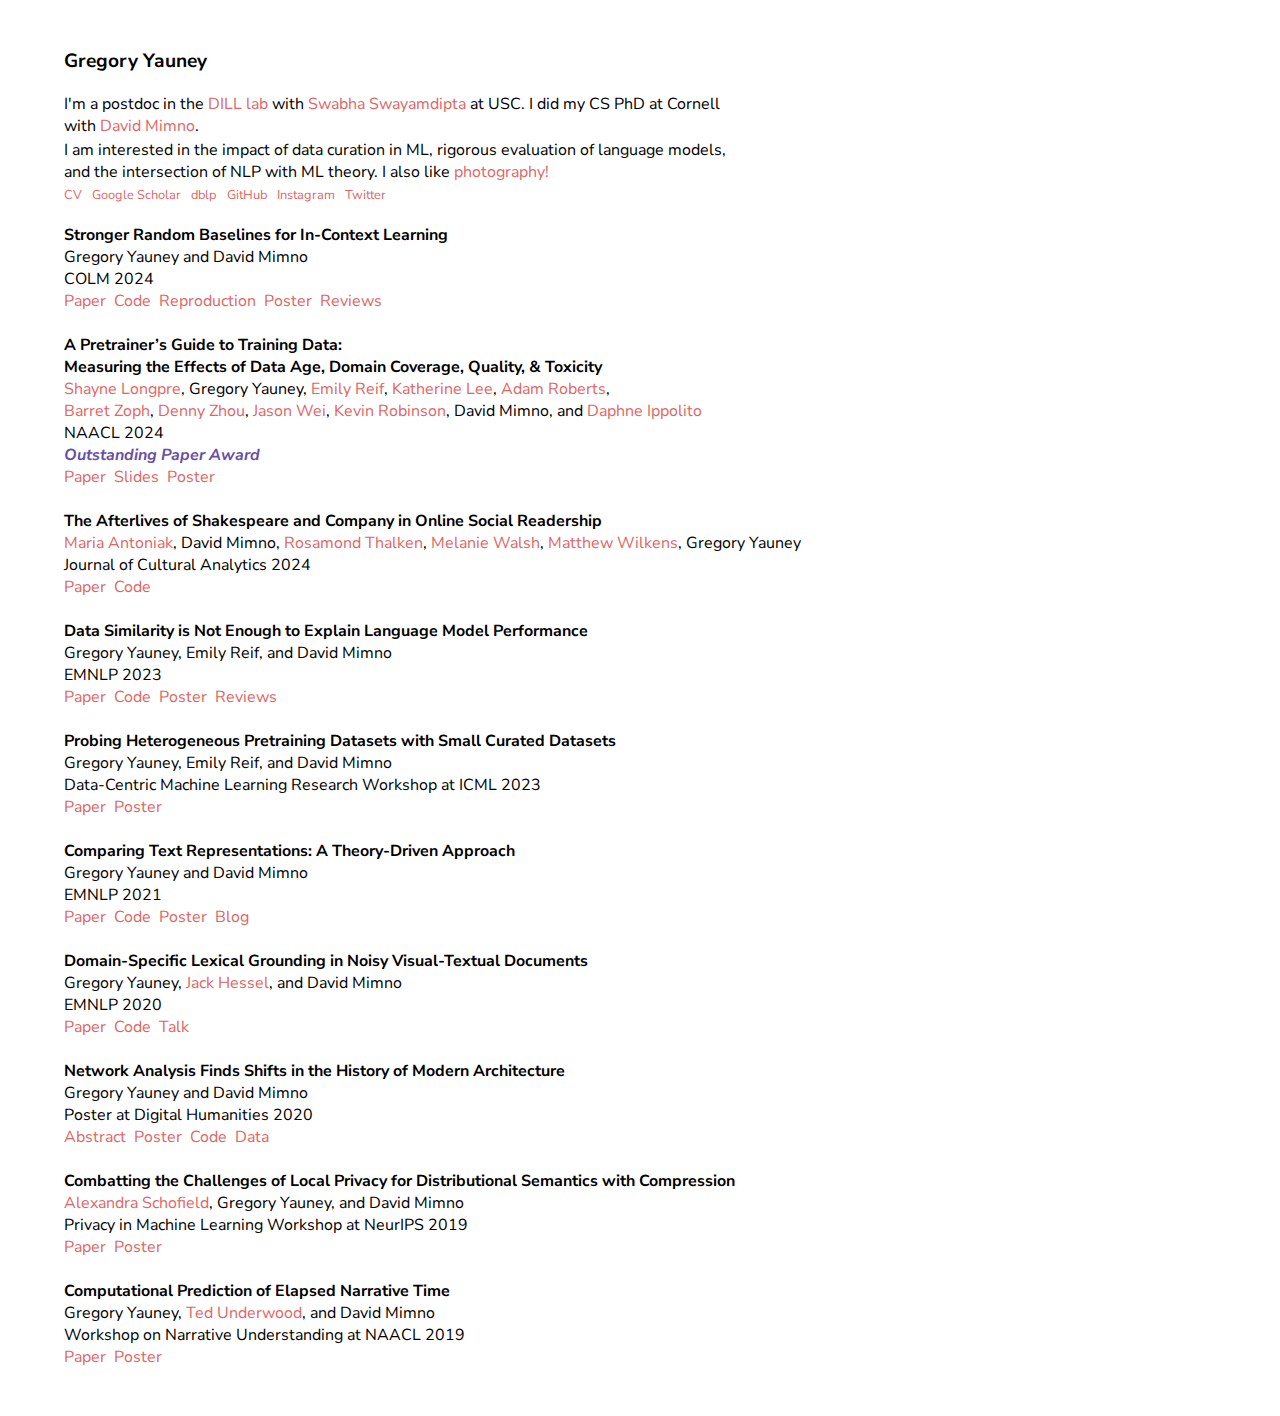
<file: index.html>
<!DOCTYPE html>
<meta name="viewport" content="width=device-width, initial-scale=1"/>
<html>
  <head>
  <title>gyauney</title>
  <meta charset="utf-8"/>
  <link href="https://fonts.googleapis.com/css?family=Nunito+Sans:400,600" rel="stylesheet">
  <link rel="stylesheet" type="text/css" href="style.css">
  </head> 

  <body>
  <div id="title">Gregory Yauney</div>
  <div class="section">
    <div class=headingparagraph>I'm a postdoc in the <a href=https://dill-lab.github.io/>DILL lab</a> with <a href=https://swabhs.com/>Swabha Swayamdipta</a> at USC. I did my CS PhD at Cornell with <a href=https://mimno.infosci.cornell.edu>David Mimno</a>.</div>
    <div class=headingparagraph>I am interested in the impact of data curation in ML, rigorous evaluation of language models, and the intersection of NLP with ML theory.
    I also like <a href=photogs>photo</a><a href=https://instagram.com/gyauney>graphy!</a></div>
    <div><span class='link'><a href='./yauney-cv.pdf'>CV</a></span><span class='link pad-left'><a href=https://scholar.google.com/citations?hl=en&user=b_NrF0QAAAAJ&view_op=list_works&authuser=1&sortby=pubdate>Google Scholar</a></span><!--<span class='link pad-left'><a href=https://www.semanticscholar.org/author/Gregory-Yauney/32918271?sort=pub-date>Semantic Scholar</a></span>--><span class='link pad-left'><a href=https://dblp.org/pid/212/5939.html>dblp</a></span><span class='link pad-left'><a href=https://github.com/gyauney>GitHub</a></span><span class='link pad-left'><a href=https://instagram.com/gyauney>Instagram</a></span><span class='link pad-left'><a href=https://twitter.com/gyauney>Twitter</a></span></span>
    </div>
    </div>

  <div class="section">

    <div>
      <div class='bold'>Stronger Random Baselines for In-Context Learning</div>
      <div>Gregory Yauney and David Mimno</div>
      <div>COLM 2024</div>
      <div>
        <a href='https://openreview.net/pdf?id=TRxQMpLUfD'>Paper</a>&nbsp;
        <a href='https://github.com/gyauney/max-random-baseline'>Code</a>&nbsp;
        <a href='https://github.com/gyauney/stronger-random-baselines'>Reproduction</a>&nbsp;
        <a href='papers/stronger-random-baselines_poster.pdf'>Poster</a>&nbsp;
        <a href='https://openreview.net/forum?id=TRxQMpLUfD'>Reviews</a>
      </div>
    </div>

    <br/>

    <div>
      <div class='bold'>A Pretrainer’s Guide to Training Data:<br/>Measuring the Effects of Data Age, Domain Coverage, Quality, & Toxicity</div>
      <div><a href='https://shaynelongpre.com/'>Shayne Longpre</a>, Gregory Yauney, <a href='https://emilyreif.com'>Emily Reif</a>, <a href='https://katelee168.github.io/'>Katherine Lee</a>, <a href='https://research.google/people/104881/'>Adam Roberts</a>,<br/><a href='https://barretzoph.github.io/'>Barret Zoph</a>, <a href='https://dennyzhou.github.io/'>Denny Zhou</a>, <a href='https://www.jasonwei.net/'>Jason Wei</a>, <a href='https://twitter.com/krob'>Kevin Robinson</a>, David Mimno, and <a href='https://www.daphnei.com/'>Daphne Ippolito</a></div>
      <div>NAACL 2024</div>
      <div class='award'>Outstanding Paper Award</div>
      <div>
        <a href='https://arxiv.org/pdf/2305.13169.pdf'>Paper</a>&nbsp;
        <a href='papers/a-pretrainers-slides.pdf'>Slides</a>&nbsp;
        <a href='papers/a-pretrainers-guide_poster.pdf'>Poster</a>
      </div>
    </div>

    <br/>

    <div>
      <div class='bold'>The Afterlives of Shakespeare and Company in Online Social Readership</div>
      <div><a href='https://maria-antoniak.github.io/'>Maria Antoniak</a>, David Mimno, <a href='https://rosamondthalken.com/'>Rosamond Thalken</a>, <a href='https://melaniewalsh.org/'>Melanie Walsh</a>, <a href='https://mattwilkens.com/'>Matthew Wilkens</a>, Gregory Yauney</div>
      <div>Journal of Cultural Analytics 2024</div>
      <div>
        <a href='https://culturalanalytics.org/article/116919-the-afterlives-of-shakespeare-and-company-in-online-social-readership'>Paper</a>&nbsp;
        <a href='https://github.com/gyauney/shakespeare-and-company-social-readership'>Code</a>
      </div>
    </div>

    <br/>

    <div>
      <div class='bold'>Data Similarity is Not Enough to Explain Language Model Performance</div>
      <div>Gregory Yauney, Emily Reif, and David Mimno</div>
      <div>EMNLP 2023</div>
      <div>
        <a href='https://aclanthology.org/2023.emnlp-main.695.pdf'>Paper</a>&nbsp;
        <a href='https://github.com/gyauney/data-similarity-is-not-enough'>Code</a>&nbsp;
        <a href=papers/data-similarity-is-not-enough_poster.pdf>Poster</a>&nbsp;
        <a href='https://openreview.net/forum?id=J6uWPjukdR'>Reviews</a>
      </div>
    </div>

    <br/>

    <div>
      <div class='bold'>Probing Heterogeneous Pretraining Datasets with Small Curated Datasets</div>
      <div>Gregory Yauney, Emily Reif, and David Mimno</div>
      <div>Data-Centric Machine Learning Research Workshop at ICML 2023</div>
      <div>
        <a href=papers/probing-heterogeneous-datasets.pdf>Paper</a>&nbsp;
        <a href=papers/probing-heterogeneous-datasets_poster.pdf>Poster</a>
      </div>
    </div>

    <br/>

    <div>
      <div class='bold'>Comparing Text Representations: A Theory-Driven Approach</div>
      <div>Gregory Yauney and David Mimno</div>
      <div>EMNLP 2021</div>
      <div>
        <a href=https://aclanthology.org/2021.emnlp-main.449.pdf>Paper</a>&nbsp;
        <a href=https://github.com/gyauney/data-label-alignment/>Code</a>&nbsp;
        <a href=papers/comparing-text-representations_poster.pdf>Poster</a>&nbsp;
        <a href=data-label-alignment>Blog</a>
      </div>
    </div>

    <br/>

    <div>
      <div class='bold'>Domain-Specific Lexical Grounding in Noisy Visual-Textual Documents</div>
      <div>Gregory Yauney, <a href=https://jmhessel.com/>Jack Hessel</a>, and David Mimno</div>
      <div>EMNLP 2020</div>
      <div>
        <a href=https://www.aclweb.org/anthology/2020.emnlp-main.160.pdf>Paper</a>&nbsp;
        <a href=https://github.com/gyauney/domain-specific-lexical-grounding/>Code</a>&nbsp;
        <a href=https://slideslive.com/38939084>Talk</a>
      </div>
    </div>

    <br/>

    <div>
      <div class='bold'>Network Analysis Finds Shifts in the History of Modern Architecture</div>
      <div>Gregory Yauney and David Mimno</div>
      <div>Poster at Digital Humanities 2020</div>
      <div>
        <a href=https://dh2020.adho.org/wp-content/uploads/2020/07/661_NetworkAnalysisFindsShiftsintheHistoryofModernArchitecture.html>Abstract</a>&nbsp;
        <a href=https://hcommons.org/deposits/view/hc:31844/CONTENT/architectural-history-network-analysis_dh2020-poster.pdf/>Poster</a>&nbsp;
        <a href=https://github.com/gyauney/network-analysis-modern-architecture>Code</a>&nbsp;
        <a href=https://github.com/gyauney/modern-architectural-history-indices>Data</a>
      </div>
    </div>
    
    <br/>
    
    <div>
    <div class='bold'>Combatting the Challenges of Local Privacy for Distributional Semantics with Compression</div>
    <div><a href=https://www.cs.hmc.edu/~xanda/>Alexandra Schofield</a>, Gregory Yauney, and David Mimno</div>
    <div>Privacy in Machine Learning Workshop at NeurIPS 2019</div>
    <a href=https://priml-workshop.github.io/priml2019/papers/PriML2019_paper_29.pdf>Paper</a>&nbsp;
    <a href=papers/challenges-of-local-privacy_poster.pdf>Poster</a>
    </div>

    <br/>

    <div>
    <div class='bold'>Computational Prediction of Elapsed Narrative Time</div>
    <div>Gregory Yauney, <a href=https://english.illinois.edu/directory/profile/tunder>Ted Underwood</a>, and David Mimno</div>
    <div>Workshop on Narrative Understanding at NAACL 2019</div>
    <a href=papers/elapsed-narrative-time.pdf>Paper</a>&nbsp;
    <a href=papers/elapsed-narrative-time_poster.pdf>Poster</a>
    </div>

    </div>
  </div>

  </body>
</html>
</file>
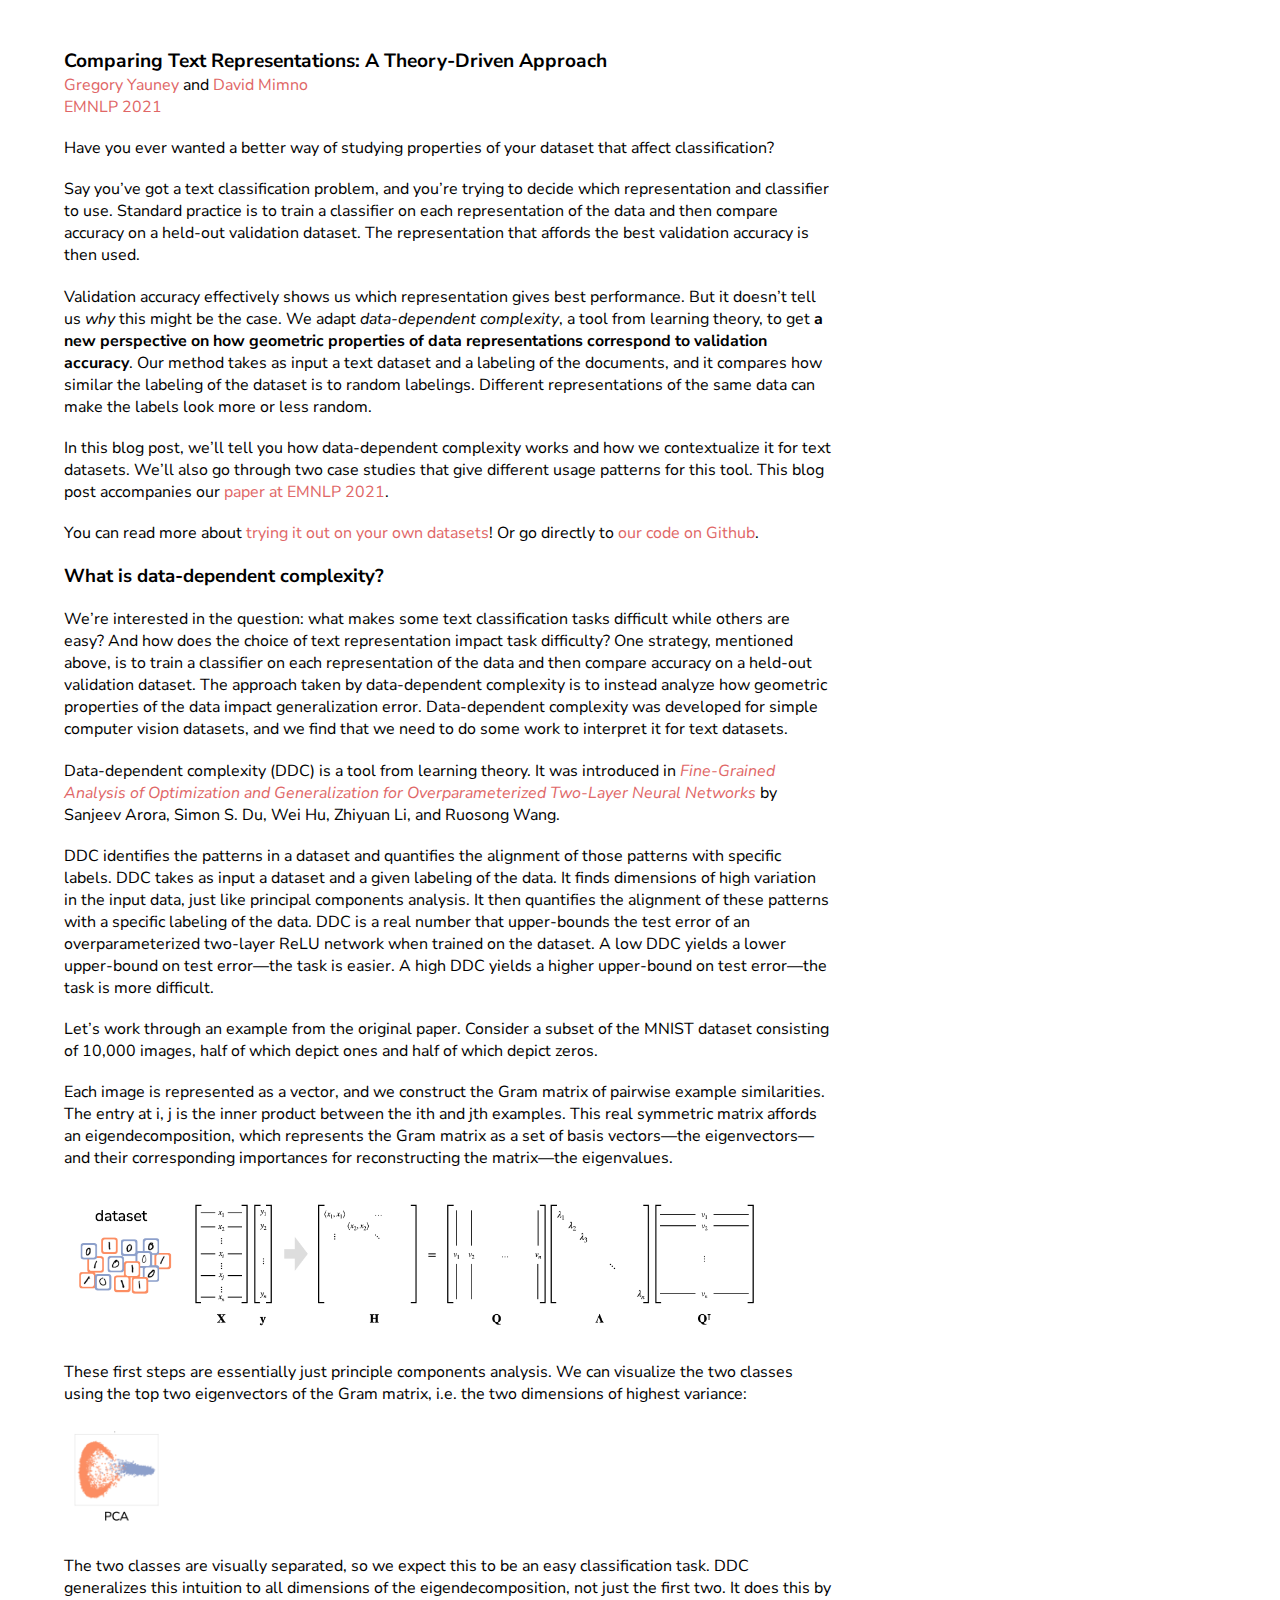
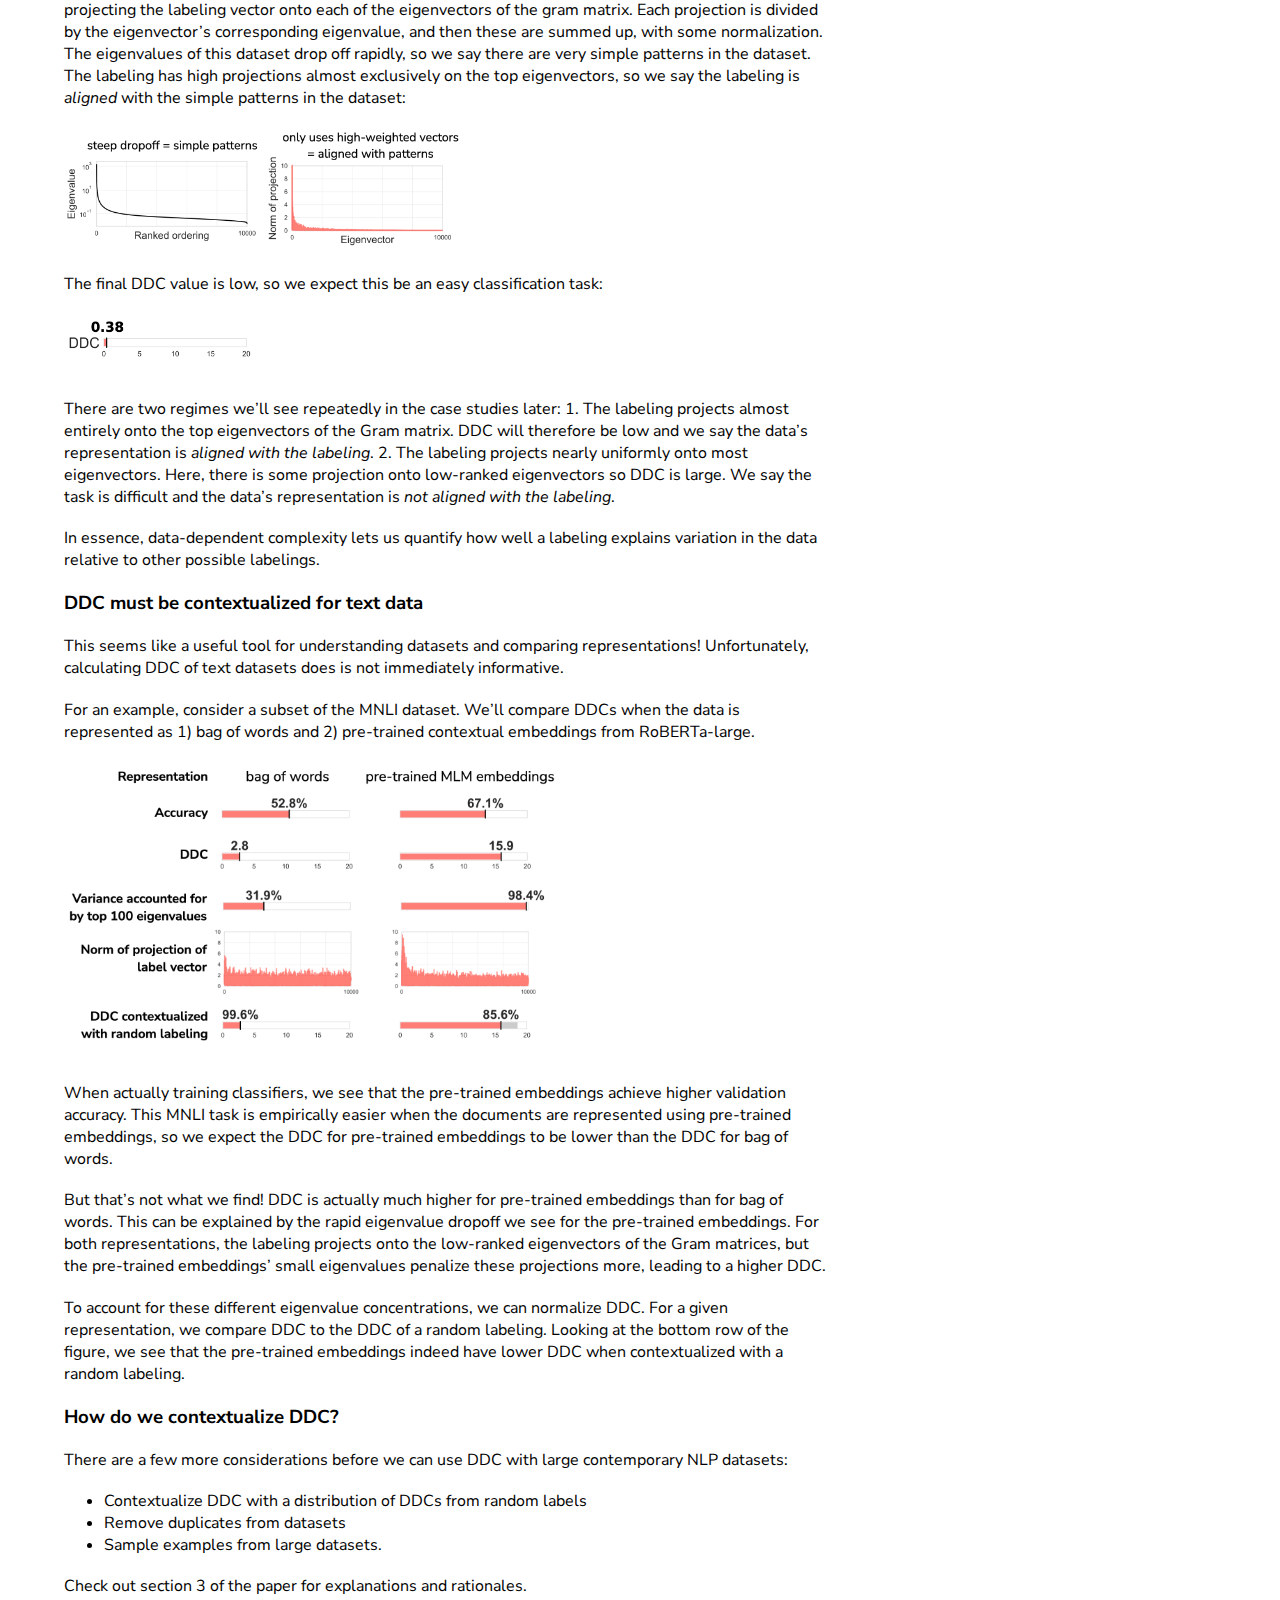
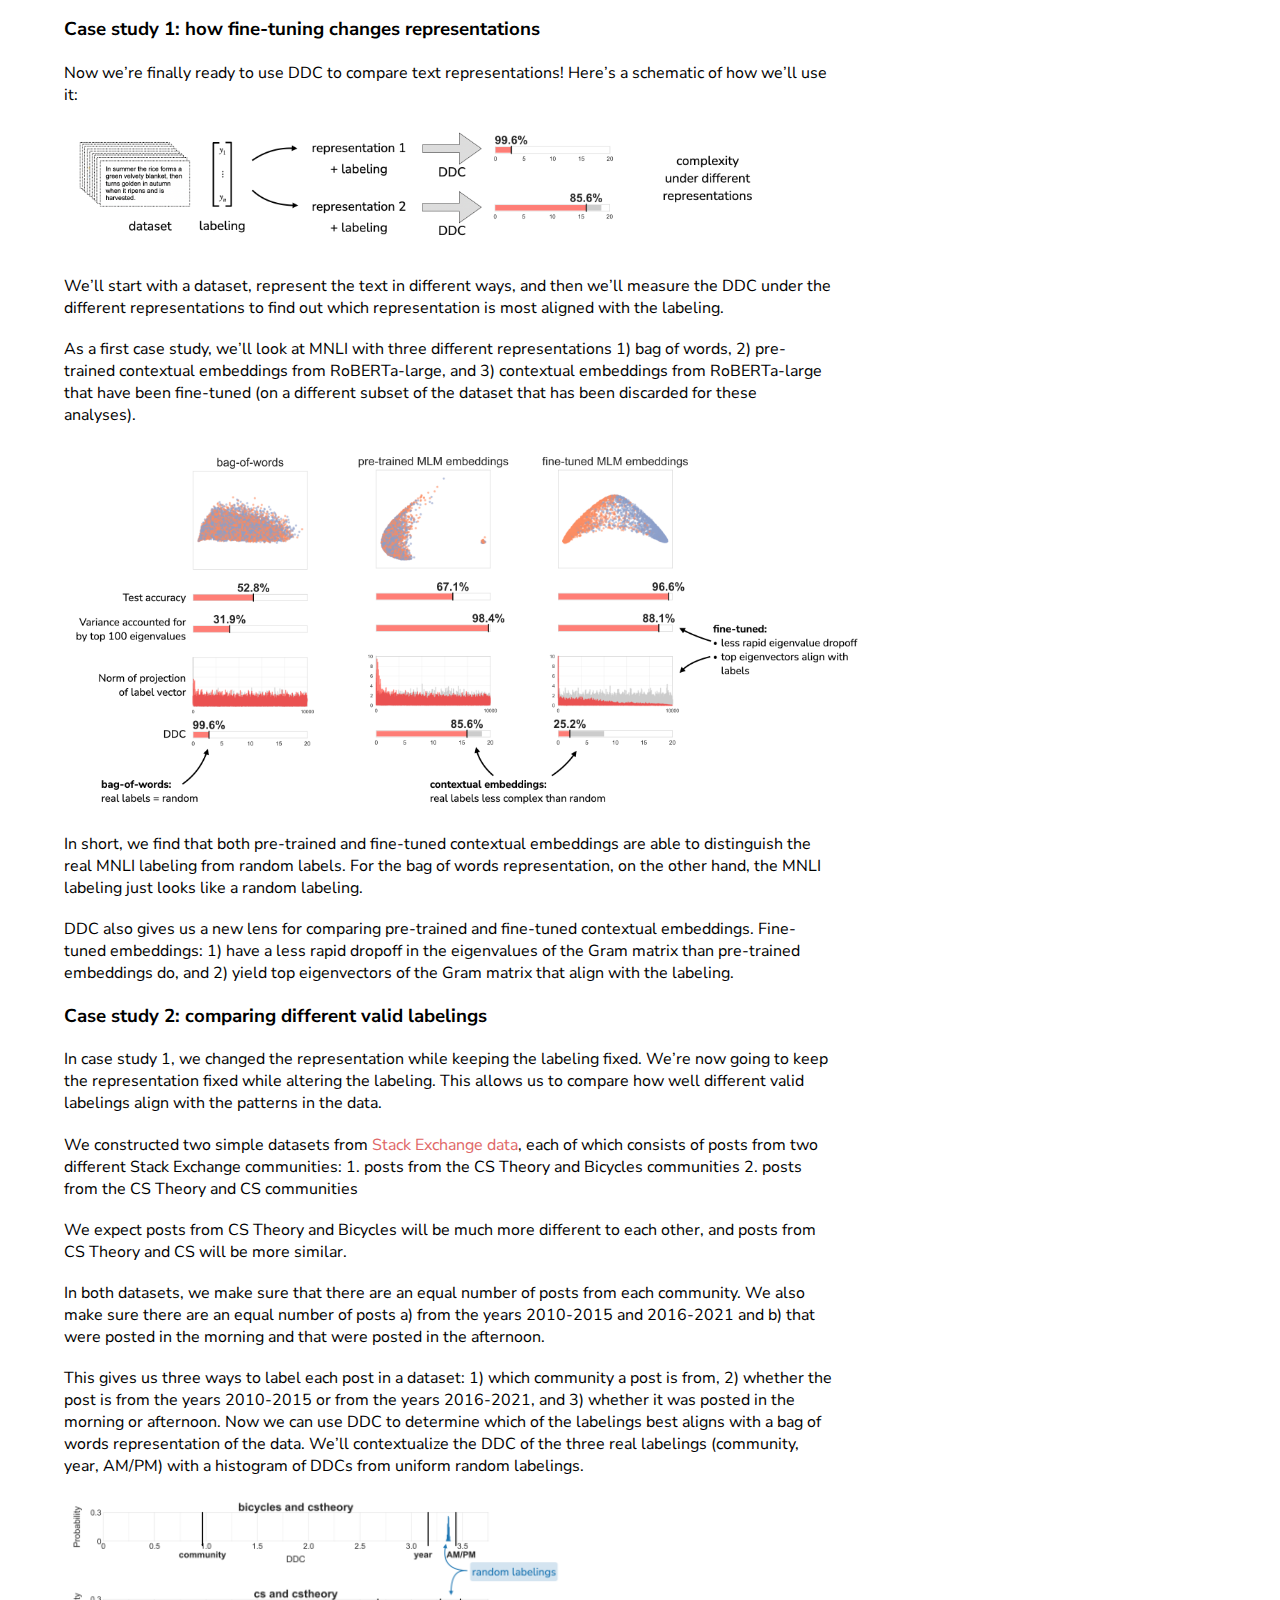
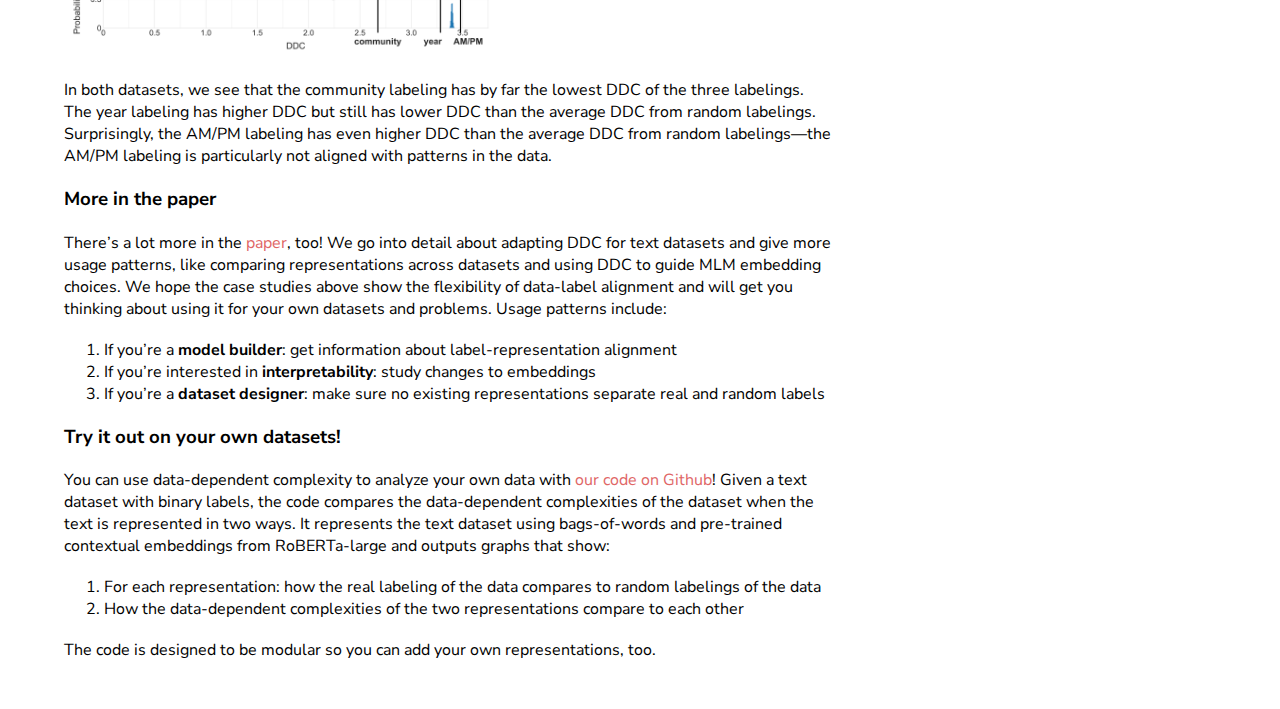
<file: data-label-alignment/index.html>
<!DOCTYPE html>
<meta name="viewport" content="width=device-width, initial-scale=1"/>
<html>
  <head>
  <title>Comparing Text Representations: A Theory-Driven Approach</title>
  <meta charset="utf-8"/>
  <link href="https://fonts.googleapis.com/css?family=Nunito+Sans:400,600" rel="stylesheet">
  <link rel="stylesheet" type="text/css" href="./style.css">
  </head> 

  <body>
  <div id="title">Comparing Text Representations: A Theory-Driven Approach</div>
  <div><a href='../'>Gregory Yauney</a> and
       <a href='https://mimno.infosci.cornell.edu'>David Mimno</a></div>
  <div><a href="https://aclanthology.org/2021.emnlp-main.449.pdf">EMNLP 2021</a></div></div>

  <p>Have you ever wanted a better way of studying properties of your
  dataset that affect classification?</p>
  <p>Say you’ve got a text classification problem, and you’re trying to
  decide which representation and classifier to use. Standard practice is
  to train a classifier on each representation of the data and then
  compare accuracy on a held-out validation dataset. The representation
  that affords the best validation accuracy is then used.</p>
  <p>Validation accuracy effectively shows us which
  representation gives best performance. But it doesn’t tell us
  <em>why</em> this might be the case. We adapt <em>data-dependent
  complexity</em>, a tool from learning theory, to get <strong>a new
  perspective on how geometric properties of data representations
  correspond to validation accuracy</strong>. Our method takes as input a
  text dataset and a labeling of the documents, and it compares how
  similar the labeling of the dataset is to random labelings. Different
  representations of the same data can make the labels look more or less
  random.</p>
  <p>In this blog post, we’ll tell you how data-dependent complexity works
  and how we contextualize it for text datasets. We’ll also go through two
  case studies that give different usage patterns for this tool. This blog
  post accompanies our <a
  href="https://aclanthology.org/2021.emnlp-main.449.pdf">paper at EMNLP
  2021</a>.</p>
  <p>You can read more about <a
  href="#try-it-out-on-your-own-datasets">trying it out on your own
  datasets</a>! Or go directly to <a
  href="https://github.com/gyauney/data-label-alignment">our code on
  Github</a>.</p>
  <h3 id="what-is-data-dependent-complexity">What is data-dependent
  complexity?</h3>
  <p>We’re interested in the question: what makes some text classification
  tasks difficult while others are easy? And how does the choice of text
  representation impact task difficulty? One strategy, mentioned above, is
  to train a classifier on each representation of the data and then
  compare accuracy on a held-out validation dataset. The approach taken by
  data-dependent complexity is to instead analyze how geometric properties
  of the data impact generalization error. Data-dependent complexity was
  developed for simple computer vision datasets, and we find that we need
  to do some work to interpret it for text datasets.</p>
  <p>Data-dependent complexity (DDC) is a tool from learning theory. It
  was introduced in <a
  href="https://arxiv.org/pdf/1901.08584.pdf"><em>Fine-Grained Analysis of
  Optimization and Generalization for Overparameterized Two-Layer Neural
  Networks</em></a> by Sanjeev Arora, Simon S. Du, Wei Hu, Zhiyuan Li, and
  Ruosong Wang.</p>
  <p>DDC identifies the patterns in a dataset and quantifies the alignment
  of those patterns with specific labels. DDC takes as input a dataset and
  a given labeling of the data. It finds dimensions of high variation in
  the input data, just like principal components analysis. It then
  quantifies the alignment of these patterns with a specific labeling of
  the data. DDC is a real number that upper-bounds the test error of an
  overparameterized two-layer ReLU network when trained on the dataset. A
  low DDC yields a lower upper-bound on test error—the task is easier. A
  high DDC yields a higher upper-bound on test error—the task is more
  difficult.</p>
  <p>Let’s work through an example from the original paper. Consider a
  subset of the MNIST dataset consisting of 10,000 images, half of which
  depict ones and half of which depict zeros.</p>
  <p>Each image is represented as a vector, and we construct the Gram
  matrix of pairwise example similarities. The entry at i, j is the inner
  product between the ith and jth examples. This real symmetric matrix
  affords an eigendecomposition, which represents the Gram matrix as a set
  of basis vectors—the eigenvectors—and their corresponding importances
  for reconstructing the matrix—the eigenvalues.</p>
  <p><img src="images/ddc-example-1.png" alt="" width="700 em"/></p>
  <p>These first steps are essentially just principle components analysis.
  We can visualize the two classes using the top two eigenvectors of the
  Gram matrix, i.e. the two dimensions of highest variance:</p>
  <p><img src="images/pca.png" alt="" width="100 em"/></p>
  <p>The two classes are visually separated, so we expect this to be an
  easy classification task. DDC generalizes this intuition to all
  dimensions of the eigendecomposition, not just the first two. It does
  this by projecting the labeling vector onto each of the eigenvectors of
  the gram matrix. Each projection is divided by the eigenvector’s
  corresponding eigenvalue, and then these are summed up, with some
  normalization. The eigenvalues of this dataset drop off rapidly, so we
  say there are very simple patterns in the dataset. The labeling has high
  projections almost exclusively on the top eigenvectors, so we say the
  labeling is <em>aligned</em> with the simple patterns in the
  dataset:</p>
  <p><img src="images/ddc-example-projections.png" alt="" width="400 em"/></p>
  <p>The final DDC value is low, so we expect this be an easy
  classification task:</p>
  <p><img src="images/ddc-example-final.png" alt="" width="200 em"/></p>
  <p>There are two regimes we’ll see repeatedly in the case studies later:
  1. The labeling projects almost entirely onto the top eigenvectors of
  the Gram matrix. DDC will therefore be low and we say the data’s
  representation is <em>aligned with the labeling</em>. 2. The labeling
  projects nearly uniformly onto most eigenvectors. Here, there is some
  projection onto low-ranked eigenvectors so DDC is large. We say the task
  is difficult and the data’s representation is <em>not aligned with the
  labeling</em>.</p>
  <p>In essence, data-dependent complexity lets us quantify how well a
  labeling explains variation in the data relative to other possible
  labelings.</p>
  <h3 id="ddc-must-be-contextualized-for-text-data">DDC must be
  contextualized for text data</h3>
  <p>This seems like a useful tool for understanding datasets and
  comparing representations! Unfortunately, calculating DDC of text
  datasets does is not immediately informative.</p>
  <p>For an example, consider a subset of the MNLI dataset. We’ll compare
  DDCs when the data is represented as 1) bag of words and 2) pre-trained
  contextual embeddings from RoBERTa-large.</p>
  <p><img src="images/ddc-not-useful.png" alt="" width="500 em"/></p>
  <p>When actually training classifiers, we see that the pre-trained
  embeddings achieve higher validation accuracy. This MNLI task is
  empirically easier when the documents are represented using pre-trained
  embeddings, so we expect the DDC for pre-trained embeddings to be lower
  than the DDC for bag of words.</p>
  <p>But that’s not what we find! DDC is actually much higher for
  pre-trained embeddings than for bag of words. This can be explained by
  the rapid eigenvalue dropoff we see for the pre-trained embeddings. For
  both representations, the labeling projects onto the low-ranked
  eigenvectors of the Gram matrices, but the pre-trained embeddings’ small
  eigenvalues penalize these projections more, leading to a higher
  DDC.</p>
  <p>To account for these different eigenvalue concentrations, we can
  normalize DDC. For a given representation, we compare DDC to the DDC of
  a random labeling. Looking at the bottom row of the figure, we see that
  the pre-trained embeddings indeed have lower DDC when contextualized
  with a random labeling.</p>
  <h3 id="how-do-we-contextualize-ddc">How do we contextualize DDC?</h3>
  <p>There are a few more considerations before we can use DDC with large
  contemporary NLP datasets:</p>
  <ul>
  <li>Contextualize DDC with a distribution of DDCs from random
  labels</li>
  <li>Remove duplicates from datasets</li>
  <li>Sample examples from large datasets.</li>
  </ul>
  <p>Check out section 3 of the paper for explanations and rationales.</p>
  <h3 id="case-study-1-how-fine-tuning-changes-representations">Case study
  1: how fine-tuning changes representations</h3>
  <p>Now we’re finally ready to use DDC to compare text representations!
  Here’s a schematic of how we’ll use it:</p>
  <p><img src="images/schematic.png" alt="" width="700 em"/></p>
  <p>We’ll start with a dataset, represent the text in different ways, and
  then we’ll measure the DDC under the different representations to find
  out which representation is most aligned with the labeling.</p>
  <p>As a first case study, we’ll look at MNLI with three different
  representations 1) bag of words, 2) pre-trained contextual embeddings
  from RoBERTa-large, and 3) contextual embeddings from RoBERTa-large that
  have been fine-tuned (on a different subset of the dataset that has been
  discarded for these analyses).</p>
  <p><img src="images/case-study-mnli.png" alt="" width="800 em"/></p>
  <p>In short, we find that both pre-trained and fine-tuned contextual
  embeddings are able to distinguish the real MNLI labeling from random
  labels. For the bag of words representation, on the other hand, the MNLI
  labeling just looks like a random labeling.</p>
  <p>DDC also gives us a new lens for comparing pre-trained and fine-tuned
  contextual embeddings. Fine-tuned embeddings: 1) have a less rapid
  dropoff in the eigenvalues of the Gram matrix than pre-trained
  embeddings do, and 2) yield top eigenvectors of the Gram matrix that
  align with the labeling.</p>
  <h3 id="case-study-2-comparing-different-valid-labelings">Case study 2:
  comparing different valid labelings</h3>
  <p>In case study 1, we changed the representation while keeping the
  labeling fixed. We’re now going to keep the representation fixed while
  altering the labeling. This allows us to compare how well different
  valid labelings align with the patterns in the data.</p>
  <p>We constructed two simple datasets from <a
  href="https://archive.org/details/stackexchange">Stack Exchange
  data</a>, each of which consists of posts from two different Stack
  Exchange communities: 1. posts from the CS Theory and Bicycles
  communities 2. posts from the CS Theory and CS communities</p>
  <p>We expect posts from CS Theory and Bicycles will be much more
  different to each other, and posts from CS Theory and CS will be more
  similar.</p>
  <p>In both datasets, we make sure that there are an equal number of
  posts from each community. We also make sure there are an equal number
  of posts a) from the years 2010-2015 and 2016-2021 and b) that were
  posted in the morning and that were posted in the afternoon.</p>
  <p>This gives us three ways to label each post in a dataset: 1) which
  community a post is from, 2) whether the post is from the years
  2010-2015 or from the years 2016-2021, and 3) whether it was posted in
  the morning or afternoon. Now we can use DDC to determine which of the
  labelings best aligns with a bag of words representation of the data.
  We’ll contextualize the DDC of the three real labelings (community,
  year, AM/PM) with a histogram of DDCs from uniform random labelings.</p>
  <p><img src="images/case-study-different-labelings.png" alt="" width="500 em"/></p>
  <p>In both datasets, we see that the community labeling has by far the
  lowest DDC of the three labelings. The year labeling has higher DDC but
  still has lower DDC than the average DDC from random labelings.
  Surprisingly, the AM/PM labeling has even higher DDC than the average
  DDC from random labelings—the AM/PM labeling is particularly not aligned
  with patterns in the data.</p>
  <h3 id="more-in-the-paper">More in the paper</h3>
  <p>There’s a lot more in the <a
  href="https://aclanthology.org/2021.emnlp-main.449.pdf">paper</a>, too!
  We go into detail about adapting DDC for text datasets and give more
  usage patterns, like comparing representations across datasets and using
  DDC to guide MLM embedding choices. We hope the case studies above show
  the flexibility of data-label alignment and will get you thinking about
  using it for your own datasets and problems. Usage patterns include:</p>
  <ol type="1">
  <li>If you’re a <strong>model builder</strong>: get information about
  label-representation alignment</li>
  <li>If you’re interested in <strong>interpretability</strong>: study
  changes to embeddings</li>
  <li>If you’re a <strong>dataset designer</strong>: make sure no existing
  representations separate real and random labels</li>
  </ol>
  <h3 id="try-it-out-on-your-own-datasets">Try it out on your own
  datasets!</h3>
  <p>You can use data-dependent complexity to analyze your own data with
  <a href="https://github.com/gyauney/data-label-alignment">our code on
  Github</a>! Given a text dataset with binary labels, the code compares
  the data-dependent complexities of the dataset when the text is
  represented in two ways. It represents the text dataset using
  bags-of-words and pre-trained contextual embeddings from RoBERTa-large
  and outputs graphs that show:</p>
  <ol type="1">
  <li>For each representation: how the real labeling of the data compares
  to random labelings of the data</li>
  <li>How the data-dependent complexities of the two representations
  compare to each other</li>
  </ol>
  <p>The code is designed to be modular so you can add your own
  representations, too.</p>

  </body>



</html>
</file>
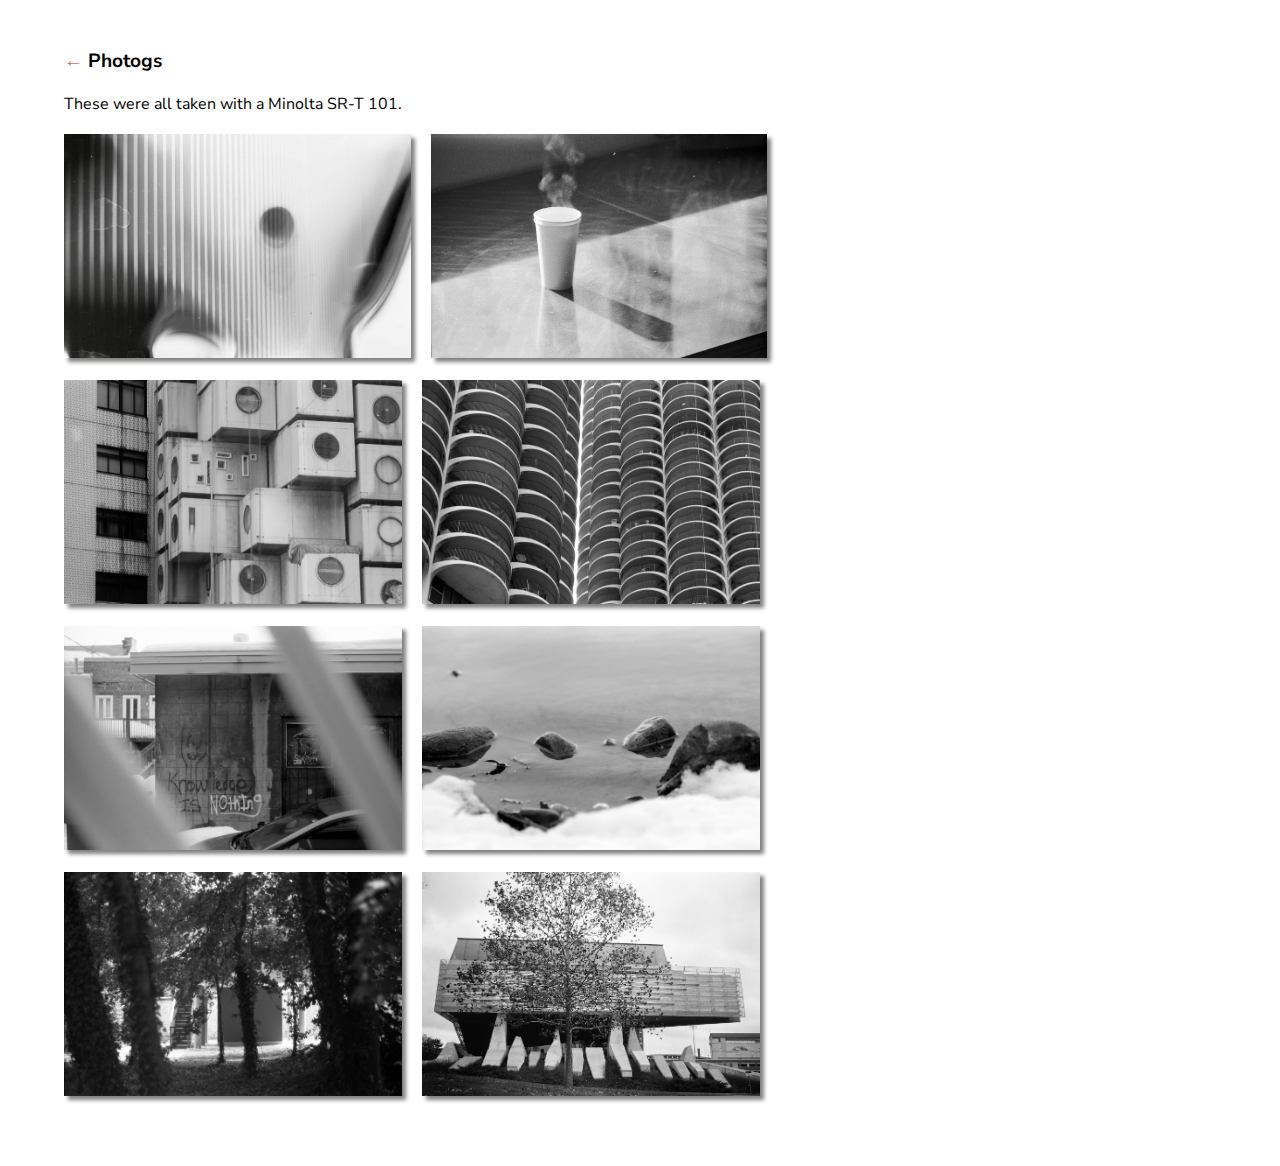
<file: photogs.html>
<!DOCTYPE html>
<meta name="viewport" content="width=device-width, initial-scale=1"/>
<html>
  <head>
  <title>gyauney</title>
  <meta charset="utf-8"/>
  <link href="https://fonts.googleapis.com/css?family=Nunito+Sans:400,600" rel="stylesheet">
  <link rel="stylesheet" type="text/css" href="style.css">
  </head> 

  <body>
  <div id="title"><a href='./'>&larr;</a> Photogs</div>
  <div class="section">
    <div>These were all taken with a Minolta SR-T 101.</div>
  </div>

  <div class="section">
    <img src='photogs/oops.jpg'/>
    <img src='photogs/three-little.jpg'/>
    <img src='photogs/capsule-tower.jpg'/>
    <img src='photogs/marina-city.jpg'/>
    <img src='photogs/warning.jpg'/>
    <img src='photogs/walden.jpg'/>
    <img src='photogs/gardeners-house.jpg'/>
    <img src='photogs/gates.jpg'/>
  </div>

  </body>
</html>
</file>
<file: style.css>
html {
	font-size:1em;
}

body {
	font-family: 'Nunito Sans';
	max-width: 60em;
	margin: 3em 4em;
}

p {
	margin:0em;
}

#title {
	font-size: 1.2em;
	font-family: 'Nunito Sans';
	font-weight: 700;
}

.bold {
	font-weight: 700;
}

.section {
	margin-top: 1.2em;
	margin-bottom: 1.2em;
}

.section-title {
	font-size: 125%;
	background-color: #fff2cc;
	padding: 0em 0.25em;
	border-radius: 0.25em;
	margin: 1.2em -4px;
	font-family: 'Nunito';
	font-weight: 600;
}

.section-title-container {
	padding: 0.2em 0em;
}

.pink {
  color: #e06666;
}

.highlight {
  background-color: #fff2cc;
  box-decoration-break: clone;
  padding: 10px;
  margin-left:-10px;
  border-radius: 5px;
  margin-top: 1.2em;
  max-width: 520px;
}

.award {
  color:#674ea7;
  font-style:italic;
  font-weight:bold;
}

.headingparagraph {
  margin-top:0.1em;
  max-width: 680px;
}

a:link {
  color: #e06666;
  text-decoration: none;
}

a:visited {
  color: #e06666;
  text-decoration: none;
}

a:hover {
  color: #ea9999;
  text-decoration: none;
}

a:active {
  color: #ea9999;
  text-decoration: none;
}

img {
	box-shadow: 0.25em 0.25em 0.25em grey;
	max-height: 14em;
	margin-right:1em;
	margin-bottom:1em;
} 


.document {
	border-style: dashed;
	max-width:20em;
	padding: 0.5em;
	float:left;
}

.doc-image {
	box-shadow: 0.25em 0.25em 0.25em grey;
	max-height: 8em;
} 

.link {
	display:inline-block;
	font-size:0.8em;
}

.pad-left {
	padding-left:0.8em;
}

@media only screen
and (max-device-width : 600px) {html{font-size: 1em;} body{margin: 1.5em 2em;} #title {font-size: 1.2em;} img {max-height:12em;} table{font-size:0.8em;} 
.link {font-size:0.67em;}}
</file>
<file: data-label-alignment/style.css>
html {
	font-size:1em;
}

body {
	font-family: 'Nunito Sans';
	margin: 3em 4em;
	width:60%;
}


#title {
	font-size: 1.2em;
	font-family: 'Nunito Sans';
	font-weight: 700;
}

.section {
	margin-top: 1.2em;
	margin-bottom: 1.2em;
	display:block;
}

.section-title {
	font-size: 125%;
	background-color: #fff2cc;
	padding: 0em 0.25em;
	border-radius: 0.25em;
	margin: 1.2em -4px;
	font-family: 'Nunito';
	font-weight: 600;
}

.section-title-container {
	padding: 0.2em 0em;
}

p {
	margin-top: 1.2em;
	margin-bottom: 1.2em;
	display:block;
}

a:link {
  color: #e06666;
  text-decoration: none;
}

a:visited {
  color: #e06666;
  text-decoration: none;
}

a:hover {
  color: #ea9999;
  text-decoration: none;
}

a:active {
  color: #ea9999;
  text-decoration: none;
}

.figure {
	width:90em;
}

.document-holder {
	width:25%;
	padding: 0.5em;
	float:left;
	display:block;
	right-margin:1em;
}

.document {
	border-style: dashed;
	right-margin:1em;
	padding:1em;
}

.doc-image {
	box-shadow: 0.25em 0.25em 0.25em grey;
	max-height: 6em;
	display:block;
	margin-bottom:1em;
} 

.doc-text {
	max-width:50%;
	float:left;
	right-margin:0.5em;
}

@media only screen
and (max-device-width : 600px) {html{font-size: 1em;} body{margin: 1.5em 2em;} #title {font-size: 1.2em;} img {max-height:12em;} table{font-size:0.8em;}}
</file>
